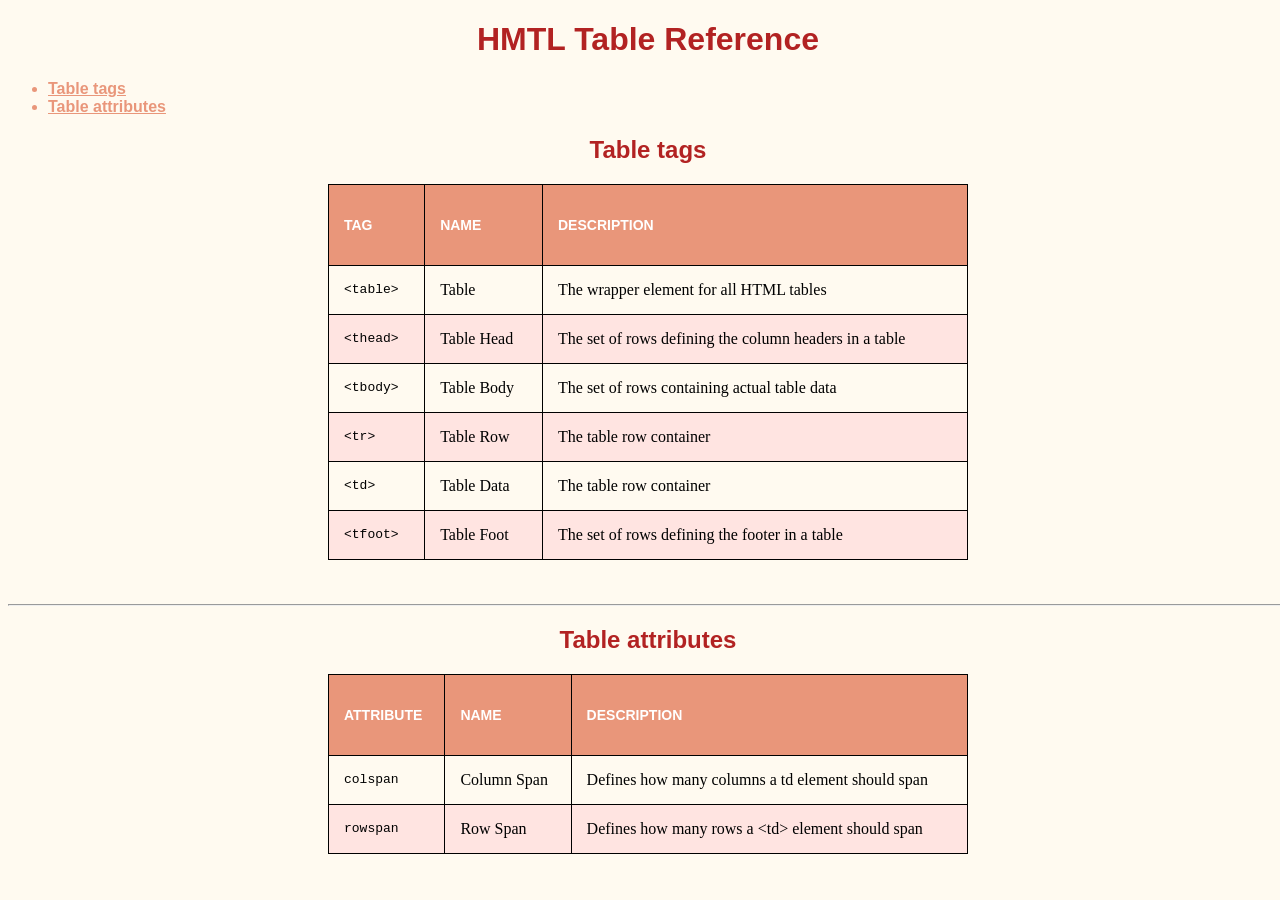
<file: CheatSheet/index.html>
<!DOCTYPE html>
<html>
  <head>
    <title>My Cheat Sheet: HTML Table Reference</title>
    <link href="./styles.css" type="text/css" rel="stylesheet">
  </head>
  <body>
    <header>
      <h1>HMTL Table Reference</h1>
      <nav>
        <ul>
          <li><a href="#tags">Table tags</a></li>
          <li><a href="#attributes">Table attributes</a></li>
        </ul>
      </nav>
    </header>
      <main>
        <div id="tags">
        <h2>Table tags</h2>
        <table>
          <thead>
          <tr>
            <th>Tag</th>
            <th>Name</th>
            <th>Description</th>
          </tr>
          </thead>
          <tbody>
            <tr>
            <td class="code">&lt;table&gt;</td>
            <td>Table</td>
            <td>The wrapper element for all HTML tables</td>
            </tr>
            <tr>
              <td class="code">&lt;thead&gt;</td>
              <td>Table Head</td>
              <td>The set of rows defining the column headers in a table</td>
            </tr>
            <tr>
              <td class="code">&lt;tbody&gt;</td>
              <td>Table Body</td>
              <td>The set of rows containing actual table data</td>
            </tr>
            <tr>
              <td class="code">&lt;tr&gt;</td>
              <td>Table Row</td>
              <td>The table row container</td>
            </tr>
            <tr>
              <td class="code">&lt;td&gt;</td>
            <td>Table Data</td>
            <td>The table row container</td>
          </tr>
            <tr>
              <td class="code">&lt;tfoot&gt;</td>
              <td>Table Foot</td>
              <td>The set of rows defining the footer in a table</td>
            </tr>
          </tbody>
        </table>
        </div>
        <br>
        <br>
        <hr>
        <div id="attributes">
        <h2>Table attributes</h2>
        <table>
          <thead>
            <tr>
              <th>Attribute</th>
              <th>Name</th>
              <th>Description</th>
            </tr>
          </thead>
          <tbody>
            <tr>
              <td class="code">colspan</td>
              <td>Column Span</td>
              <td>Defines how many columns a td element should span</td>
            </tr>
            <tr>
              <td class="code">rowspan</td>
              <td>Row Span</td>
              <td>Defines how many rows a &lt;td&gt; element should span</td>
            </tr>
          </tbody>
          </table>
        </div>
    </main>
    <br>
    
  </body>
</html>
</file>
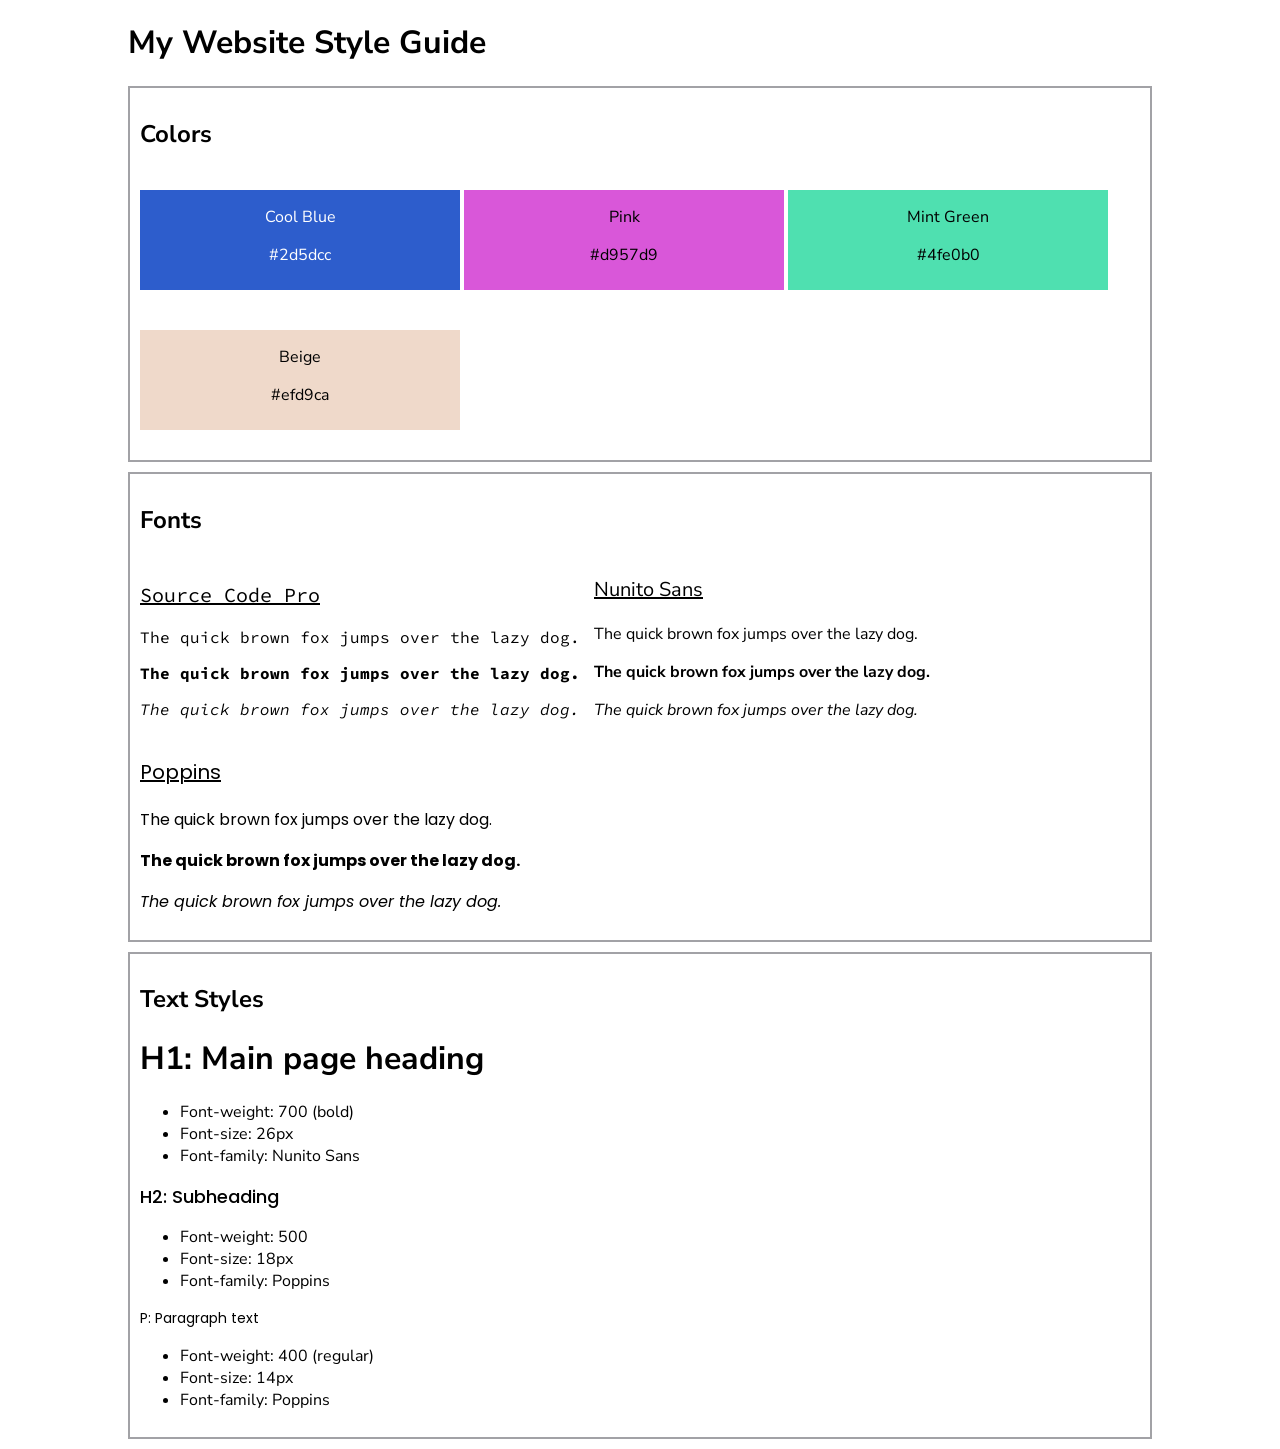
<file: Design System/index.html>
<!DOCTYPE html>

<html>
  <head>
    <link href="https://fonts.googleapis.com/css?family=Source+Code+Pro:400,700&display=swap" rel="stylesheet">
    <link href="https://fonts.googleapis.com/css?family=Nunito+Sans:400,400i,700&display=swap" rel="stylesheet">
    <link href="https://fonts.googleapis.com/css?family=Poppins:400,500,700&display=swap" rel="stylesheet">
    <link rel="stylesheet" href="./styles.css">
  </head>
  <body>
    <h1>My Website Style Guide</h1>
    <div class="container">
      <h2>Colors</h2>
      <div class="color-container">
        <div class="color-panel cool-blue">
          <p class="color-label" >Cool Blue</p>
          <p class="color-hex">#2d5dcc</p>
        </div>
        <div class="color-panel pink">
          <p class="color-label" >Pink</p>
          <p class="color-hex">#d957d9</p>
        </div>
        <div class="color-panel mint-green">
          <p class="color-label" >Mint Green</p>
          <p class="color-hex">#4fe0b0</p>
        </div>
        <div class="color-panel beige">
          <p class="color-label" >Beige</p>
          <p class="color-hex">#efd9ca</p>
        </div>
      </div>
    </div>
    <div class="container">
      <h2>Fonts</h2>
      <div class="font-container">
        <div class="font-panel">
          <p class="font-label source-code-pro">Source Code Pro</p>
          <p class="regular source-code-pro">The quick brown fox jumps over the lazy dog.</p>
          <p class="bold source-code-pro">The quick brown fox jumps over the lazy dog.</p>
          <p class="italic source-code-pro">The quick brown fox jumps over the lazy dog.</p>
        </div>
        <div class="font-panel">
          <p class="font-label nunito-sans">Nunito Sans</p>
          <p class="regular nunito-sans">The quick brown fox jumps over the lazy dog.</p>
          <p class="bold nunito-sans">The quick brown fox jumps over the lazy dog.</p>
          <p class="italic nunito-sans">The quick brown fox jumps over the lazy dog.</p>
        </div>
        <div class="font-panel">
          <p class="font-label poppins">Poppins</p>
          <p class="regular poppins">The quick brown fox jumps over the lazy dog.</p>
          <p class="bold poppins">The quick brown fox jumps over the lazy dog.</p>
          <p class="italic poppins">The quick brown fox jumps over the lazy dog.</p>
        </div>
      </div>
    </div>
    <div class="container">
      <h2>Text Styles</h2>
      <div class="text-container">
        <div class="text-panel">
          <h1>H1: Main page heading</h1>
          <ul>
            <li>Font-weight: 700 (bold)</li>
            <li>Font-size: 26px</li>
            <li>Font-family: Nunito Sans</li>
          </ul>
        </div>
        <div class="text-panel">
          <h2>H2: Subheading</h2>
          <ul>
            <li>Font-weight: 500</li>
            <li>Font-size: 18px</li>
            <li>Font-family: Poppins</li>
          </ul>
        </div>
        <div class="text-panel">
          <p>P: Paragraph text</p>
          <ul>
            <li>Font-weight: 400 (regular)</li>
            <li>Font-size: 14px</li>
            <li>Font-family: Poppins</li>
          </ul>
        </div>
      </div>
    </div>
  </body>
</html>
</file>
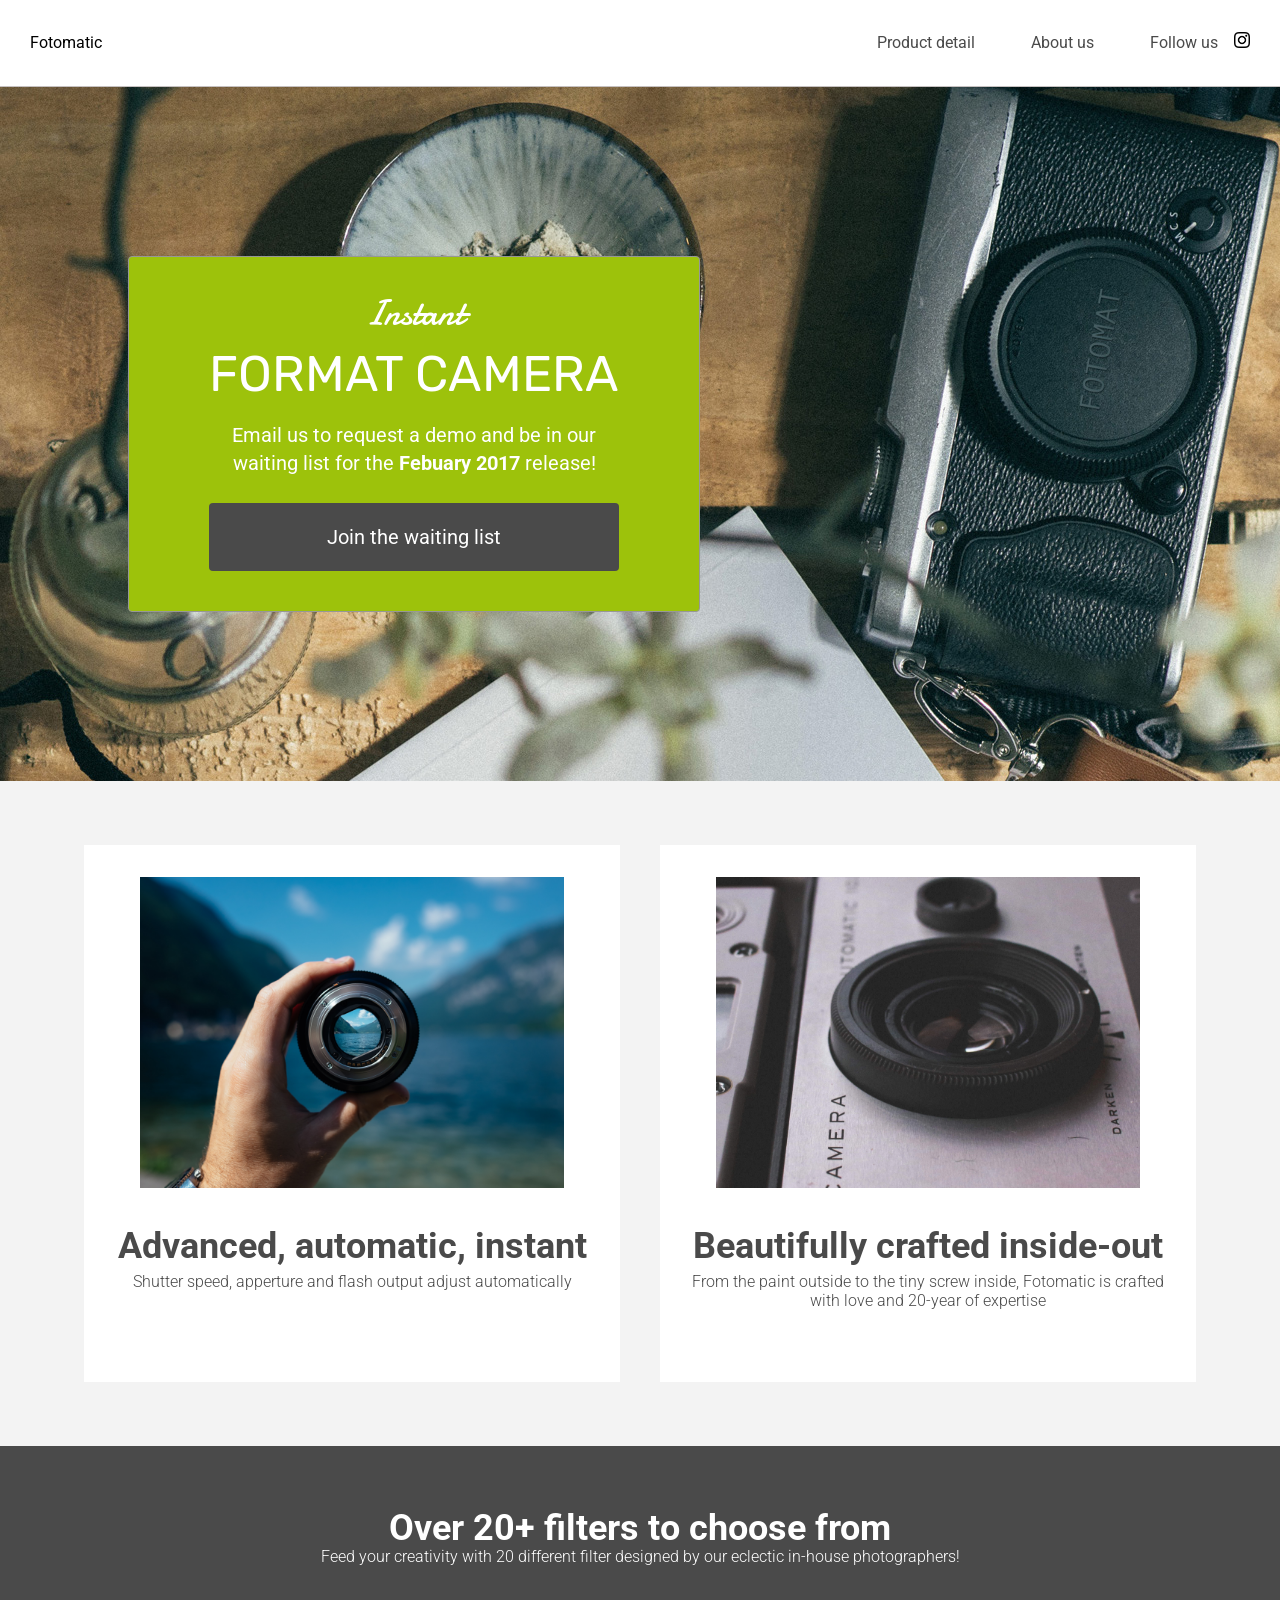
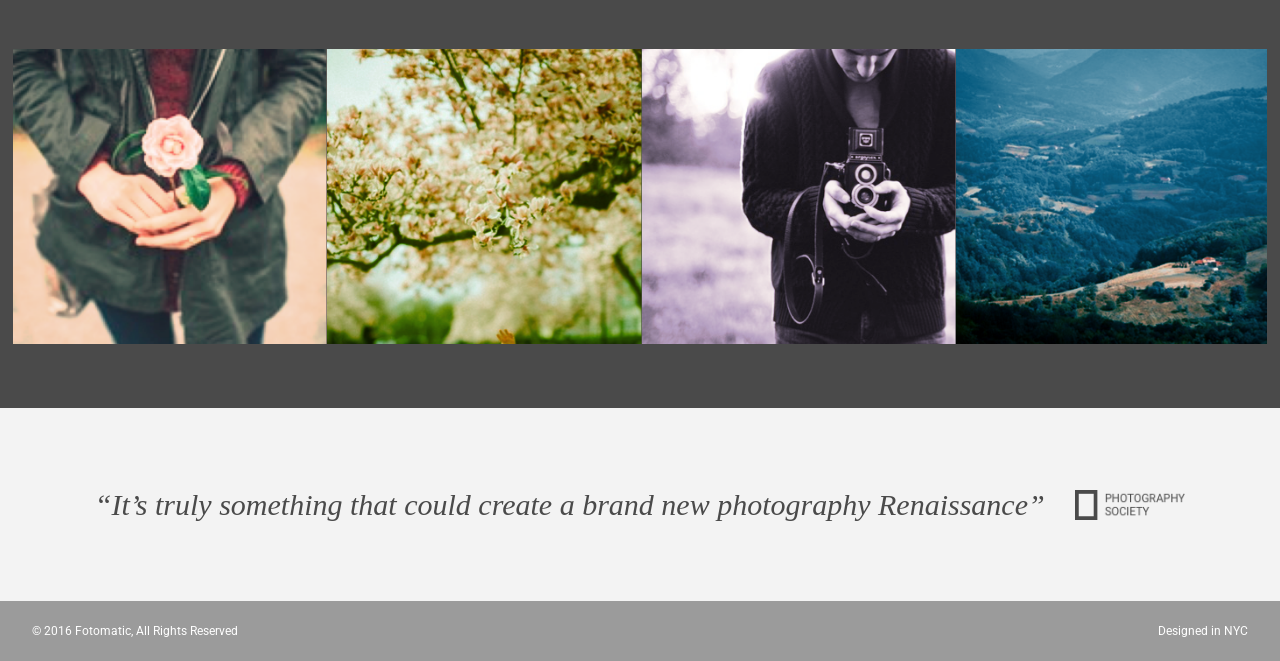
<file: Fotomatic site/fotomatic_broken/index2.html>
<!DOCTYPE html>
<html>
<head>
  <link href="https://fonts.googleapis.com/css?family=Damion" rel="stylesheet">
  <link href="https://fonts.googleapis.com/css?family=Rubik" rel="stylesheet">
  <link href="https://fonts.googleapis.com/css?family=Roboto:300,400,600,700" rel="stylesheet">
  <link rel="stylesheet" href="./resources/css/reset1.css">
  <link rel="stylesheet" href="./resources/css/style1.css">
  <title>Fotomatic</title>
</head>
<body>
  <!-- Header -->
  <header>
    <div class="content">
      <a href="index.html" class="desktop logo">Fotomatic</a>
      <nav class="desktop">
        <ul>
          <li><a href="#">Product detail</a></li>
          <li><a href="#">About us</a></li>
          <li><a href="https://www.instagram.com/" target="_blank">Follow us <img class="icon" src="./resources/images/instagram.png"></a></li>
          <li><a href="#" class="button">Join us</a></li>
        </ul>
      </nav>
      <nav class="mobile">
        <ul>
          <li><a href="#"><img src="./resources/images/ic-logo.svg"></a></li>
          <li><a href="#"><img src="./resources/images/ic-product-detail.svg"></a></li>
          <li><a href="#"><img src="./resources/images/ic-about-us.svg"></a></li>
          <li><a href="#" class="button">Join us</a></li>
        </ul>
      </nav>
    </div>
  </header>

  <!-- Main Content -->
  <div class="main-content">

    <!-- Sign Up Section -->
    <div id="sign-up-section" class="banner">
      <div id="sign-up-cta">
        <div class="content center">
          <div class="header">
            <h2 class="cursive">Instant</h2>
            <h1 class="striking">FORMAT CAMERA</h1>
          </div>
          <div class="email">
            <span>
              Email us to request a demo and be in our waiting list for the <strong>Febuary 2017</strong> release!
            </span>
            <div class="button">Join the waiting list</div>
          </div>
        </div>
      </div>
    </div>

    <!-- Features Section -->
    <div id="features-section">
      <div class="feature">
        <div class="center">
          <div class="image-container">
            <img src="./resources/images/feature-1.png" />
          </div>
          <div class="content">
            <h2>Advanced, automatic, instant</h2>
            <h3>Shutter speed, apperture and flash output adjust automatically</h3>
          </div>
        </div>
      </div>
      <div class="feature">
        <div class="center">
          <div class="image-container">
            <img src="./resources/images/feature-2.png" />
          </div>
          <div class="content">
            <h2>Beautifully crafted inside-out</h2>
            <h3>From the paint outside to the tiny screw inside, Fotomatic is crafted with love and 20-year of expertise</h3>
          </div>
        </div>
      </div>
    </div>

    <!-- Filters Section -->
    <div id="filters-section">
      <div class="content center">
        <h2>Over 20+ filters to choose from</h2>
        <h3>Feed your creativity with 20 different filter designed by our eclectic in-house photographers!</h3>
      </div>
      <div class="images-container">
        <div class="image-container">
          <img src="./resources/images/filter-1.png" />
        </div>
        <div class="image-container">
          <img src="./resources/images/filter-2.png" />
        </div>
        <div class="image-container">
          <img src="./resources/images/filter-3.png" />
        </div>
        <div class="image-container extra">
          <img src="./resources/images/filter-4.png" />
        </div>
      </div>
    </div>

    <!-- Quotes Section -->
    <div id="quotes-section">
      <div class="content center">
        <span class="quote">“It’s truly something that could create a brand new photography Renaissance”</span>
        <img class="quote-citation" src="./resources/images/photography-logo.png" />
      </div>
    </div>

    <!-- Footer -->
    <footer>
      <div class="content">
        <span class="copyright">© 2016  Fotomatic, All Rights Reserved</span>
        <span class="location">Designed in NYC</span>
      </div>
    </footer>

  </div>
</body>
</html>
</file>
<file: CheatSheet/styles.css>
table {
    margin: 0 auto; border-collapse: collapse; width: 50%;
}
table, th, td {
    border: 1px solid black;
}
th {
    height: 50px; text-align: left; background-color: DarkSalmon; color: white; text-transform: uppercase; font-family: Helvetica; font-size: 14px;
}
th, td {
    padding: 15px; text-align: left;
}
tr:nth-child(even) {
    background-color: MistyRose;
}
a, li {
    color: DarkSalmon; font-weight: bold;
}
.code {
    font-family: Courier, Monaco, monospace; font-size: 13px;
}
html, body {
    width: 100%; text-align: center; background-color: FloralWhite;
}
nav {
    text-align: left !important}
h1, h2, ul {
    color: FireBrick; font-family: Helvetica;
}
</file>
<file: Design System/styles.css>
body {
  font-family: 'Nunito Sans', sans-serif;
  margin: 0 10%;
}

h2 {
  
}

.container {
  border: 2px solid #a2a2a6;
  padding: 10px;
  margin: 10px auto;
}

.color-container {
  width: 100%;
}

.color-panel {
  display: inline-block;
  width: 32%;
  text-align: center;
  margin: 20px auto;
  min-height: 100px;
}

.cool-blue {
  background-color: #2d5dcc;
  color: #fff;
}

.pink {
  background-color: #d957d9;
  color: #000;
}

.mint-green {
  background-color: #4fe0b0;
}

.beige {
  background-color: #efd9ca;
}

.font-panel {
  width: 45%;
  display: inline-block;
}

.font-label {
  font-size: 20px;
  text-decoration: underline;
}

.regular {
  font-style: normal;
}

.italic {
  font-style: italic;
}

.bold {
  font-weight: 700;
}

.nunito-sans {
  font-family: 'Nunito Sans', sans-serif;
}

.source-code-pro {
  font-family: 'Source Code Pro', monospace;
}

.poppins {
  font-family: 'Poppins', sans-serif;
}

.text-panel h1 {
  font-weight: 700;
  font-size: 32px;
  font-family: 'Nunito Sans', sans-serif;
}

.text-panel h2 {
  font-weight: 500;
  font-size: 18px;
  font-family: 'Poppins', sans-serif;
}

.text-panel p {
  font-weight: 400;
  font-size: 14px;
  font-family: 'Poppins', sans-serif;
}
</file>
<file: Fotomatic site/fotomatic_broken/resources/css/style1.css>
/* Universal Styles */

html {
    font-family: "Roboto", sans-serif;
    font-size: 16px;
  }
  
  .main-content {
    position: relative;
    top: 5.3125rem; /* To offset for fixed header. */
  }
  
  .center {
    text-align: center;
  }
  
  .button {
    border-radius: 4px;
    background-color: #4a4a4a;
    color: white;
  }
  
  .image-container {
    overflow: hidden;
  }
  
  .image-container img {
    display: block;
    max-width: 100%;
  }
  
  @media only screen and (max-width: 895px) {
    .main-content {
      top: 2.5625rem;
    }
  }
  
  /* Header */
  
  header {
    position: fixed;
    z-index: 100;
    width: 100%;
    border-bottom: solid 1px #c6c1c1;
    background-color: white;
  }
  
  header .content {
    display: flex;
    align-items: center;
    padding: 1.875rem;
  }
  
  header .logo {
    flex: 1;
  }
  
  header nav ul {
    display: flex;
  }
  
  nav li {
    padding-left: 3.5rem;
  }
  
  nav a {
    vertical-align: bottom;
    line-height: 1.6;
    font-size: 1rem;
    color: #4a4a4a;
  }
  
  nav .button {
    padding: .1875rem .5rem;
    background-color: #9dc20b;
    line-height: 1.6;
    color: white;
  }
  
  nav li:last-child {
    display: none;
  }
  
  header .icon {
    width: 1rem;
    padding-left: .75rem;
  }
  
  header .mobile {
    display: none;
  }
  
  @media only screen and (max-width: 895px) {
    nav li:last-child {
      display: block;
    }
  
    header .content {
      padding: 1rem 1rem;
    }
  }
  
  @media only screen and (max-width: 600px) {
    header .desktop {
      display: none;
    }
  
    header .mobile {
      display: block;
      width: 100%;
    }
  
    header .content {
      padding: .5rem 0;
    }
  
    header .mobile ul {
      display: flex;
      justify-content: space-around;
      align-items: center;
      width: 100%;
    }
  
    header .mobile li {
      padding: 0;
    }
  }
  
  /* Sign Up Section */
  
  #sign-up-section {
    display: flex;
    justify-content: flex-start;
    align-items: flex-start;
    height: 43.5rem;
    background-image: url('../images/banner-landingpage.jpg');
    background-position: bottom;
    background-size: cover;
    background-repeat: no-repeat;
  }
  
  #sign-up-cta {
    position: relative;
    top: 171px;
    left: 10%;
    padding: 0 5rem 2.5rem 5rem;
    border: solid 1px #979797;
    border-radius: 4px;
    background-color: #9dc20b;
  }
  
  #sign-up-cta .content {
    width: 25.625rem;
    margin-top: 2rem;
    font-family: "Roboto", sans-serif;
    font-size: 1.25rem;
    line-height: 1.4;
    color: white;
  }
  
  #sign-up-cta h1 {
    font-size: 3.125rem;
  }
  
  #sign-up-cta h2 {
    font-size: 2.25rem;
  }
  
  #sign-up-cta span strong {
    font-weight: bold;
  }
  
  #sign-up-cta .cursive {
    font-family: "Damion", cursive;
  }
  
  #sign-up-cta .striking {
    font-family: "Rubik", sans-serif;
    padding-bottom: .75rem;
  }
  
  #sign-up-cta .button {
    margin-top: 1.625rem;
    padding: 1.25rem 7.25rem;
  }
  
  @media only screen and (max-width: 895px) {
    #sign-up-section {
      align-items: center;
      justify-content: center;
      height: 28rem;
    }
  
    #sign-up-cta {
      position: static;
      width: auto;
      height: auto;
      background-color: transparent;
      border: none;
    }
  
    #sign-up-cta .content {
      margin-top: 0;
    }
  
    #sign-up-cta .email {
      display: none;
    }
  
    #sign-up-cta h1 {
      font-size: 3.125rem;
    }
  
    #sign-up-cta h2 {
      font-size: 2.25rem;
    }
  }
  
  @media only screen and (max-width: 600px) {
    #sign-up-section {
      height: 20rem;
    }
  
    #sign-up-cta h1 {
      font-size: 2.25rem;
    }
  
    #sign-up-cta h2 {
      font-size: 2rem;
    }
  }
  
  /* Features Section */
  
  #features-section {
    display: flex;
    justify-content: space-between;
    padding: 4rem 5%;
    background-color: #f3f3f3;
  }
  
  .feature {
    flex: 1;
    padding: 2rem;
    margin: 0px 1.25rem;
    background-color: white;
  }
  
  .feature .image-container {
    width: 90%;
    height: 65%;
    margin: 0 auto;
  }
  
  .feature .content {
    padding: 2.5rem 0;
  }
  
  .feature h2 {
    padding-bottom: .5rem;
    font-size: 2.25rem;
    font-weight: bold;
    color: #4a4a4a;
  }
  
  .feature h3 {
    font-size: 1rem;
    line-height: 1.2;
    font-weight: 300;
    color: #4a4a4a;
  }
  
  @media only screen and (max-width: 895px) {
    #features-section {
      padding: 1rem;
    }
  
    .feature {
      margin: 0px .5rem;
      padding: 1rem;
    }
  
    .feature h2 {
      font-size: 2rem;
      line-height: 1.3;
    }
  
    .feature h3 {
      font-size: .875rem;
      line-height: 1.4;
    }
  }
  
  @media only screen and (max-width: 600px) {
    #features-section {
      flex-flow: column;
      padding: 0;
    }
  
    .feature {
      margin: 0;
      padding: 1.25rem 1rem 0 1rem;
    }
  
    .feature .content {
      padding: 1.25rem 0 1.875rem 0;
    }
  }
  
  /* Filters Section */
  
  #filters-section {
    padding: 4rem 0;
    background-color: #4a4a4a;
  }
  
  #filters-section .content {
    padding: 0 .625rem;
    margin-bottom: 5rem;
  }
  
  #filters-section .content h2 {
    font-size: 2.25rem;
    font-weight: bold;
    color: white;
  }
  
  #filters-section .content h3 {
    font-size: 1rem;
    line-height: 1.4;
    font-weight: 300;
    color: white;
  }
  
  #filters-section .images-container {
    display: flex;
    max-width: 100%;
    padding: 0 1%;
  }
  
  @media only screen and (max-width: 600px) {
    #filters-section {
      padding: 1.5rem 0 0 0;
    }
  
    #filters-section .content {
      margin-bottom: 1rem;
    }
  
    #filters-section .content h2 {
      padding-bottom: .625rem;
      font-size: 1.125rem;
      line-height: 1.3;
      font-weight: normal;
    }
  
    #filters-section .content h3 {
      font-size: .875rem;
      line-height: 1.4;
    }
  
    #filters-section .images-container {
      padding: 0;
    }
  
    #filters-section .extra {
      display: none;
    }
  }
  
  /* Quotes Section */
  
  #quotes-section {
    background-color: #f3f3f3;
  }
  
  #quotes-section .content {
    display: flex;
    align-items: center;
    justify-content: center;
    padding: 5rem 1.5rem;
  }
  
  #quotes-section .quote {
    padding-right: 1.875rem;
    font-family: "Palatino", serif;
    font-size: 1.875rem;
    line-height: 1.1;
    font-style: italic;
    color: #4a4a4a;
  }
  
  #quotes-section .quote-citation {
    height: 1.875rem;
  }
  
  @media only screen and (max-width: 895px) {
    #quotes-section .content {
      padding: 3rem 1.5rem;
    }
  }
  
  @media only screen and (max-width: 600px) {
    #quotes-section .content {
      flex-flow: column;
      padding: 1.875rem .625rem;
    }
  
    #quotes-section .quote {
      font-size: 1.5rem;
      line-height: 1.4;
    }
  
    #quotes-section .quote-citation {
      display: block;
      padding-top: 1rem;
      margin: auto;
    }
  }
  
  /* Footer */
  
  footer {
    background-color: #9b9b9b;
    padding: 1.5rem 2rem;
  }
  
  footer .content {
    color: white;
    display: flex;
    font-size: .75rem;
  }
  
  footer .copyright {
    flex-grow: 1;
  }
  
  @media only screen and (max-width: 600px) {
    footer .content {
      font-size: .625rem;
    }
  }
</file>
<file: Fotomatic site/fotomatic_broken/resources/css/reset1.css>
/* http://meyerweb.com/eric/tools/css/reset/ 
   v2.0 | 20110126
   License: none (public domain)
*/

html, body, div, span, applet, object, iframe,
h1, h2, h3, h4, h5, h6, p, blockquote, pre,
a, abbr, acronym, address, big, cite, code,
del, dfn, em, img, ins, kbd, q, s, samp,
small, strike, strong, sub, sup, tt, var,
b, u, i, center,
dl, dt, dd, ol, ul, li,
fieldset, form, label, legend,
table, caption, tbody, tfoot, thead, tr, th, td,
article, aside, canvas, details, embed, 
figure, figcaption, footer, header, hgroup, 
menu, nav, output, ruby, section, summary,
time, mark, audio, video {
  margin: 0;
  padding: 0;
  border: 0;
  font-size: 100%;
  font: inherit;
  vertical-align: baseline;
}
/* HTML5 display-role reset for older browsers */
article, aside, details, figcaption, figure, 
footer, header, hgroup, menu, nav, section {
  display: block;
}
body {
  line-height: 1;
}
ol, ul {
  list-style: none;
}
blockquote, q {
  quotes: none;
}
blockquote:before, blockquote:after,
q:before, q:after {
  content: '';
  content: none;
}
table {
  border-collapse: collapse;
  border-spacing: 0;
}

a {
  color: black;
  text-decoration: none;
}
</file>
